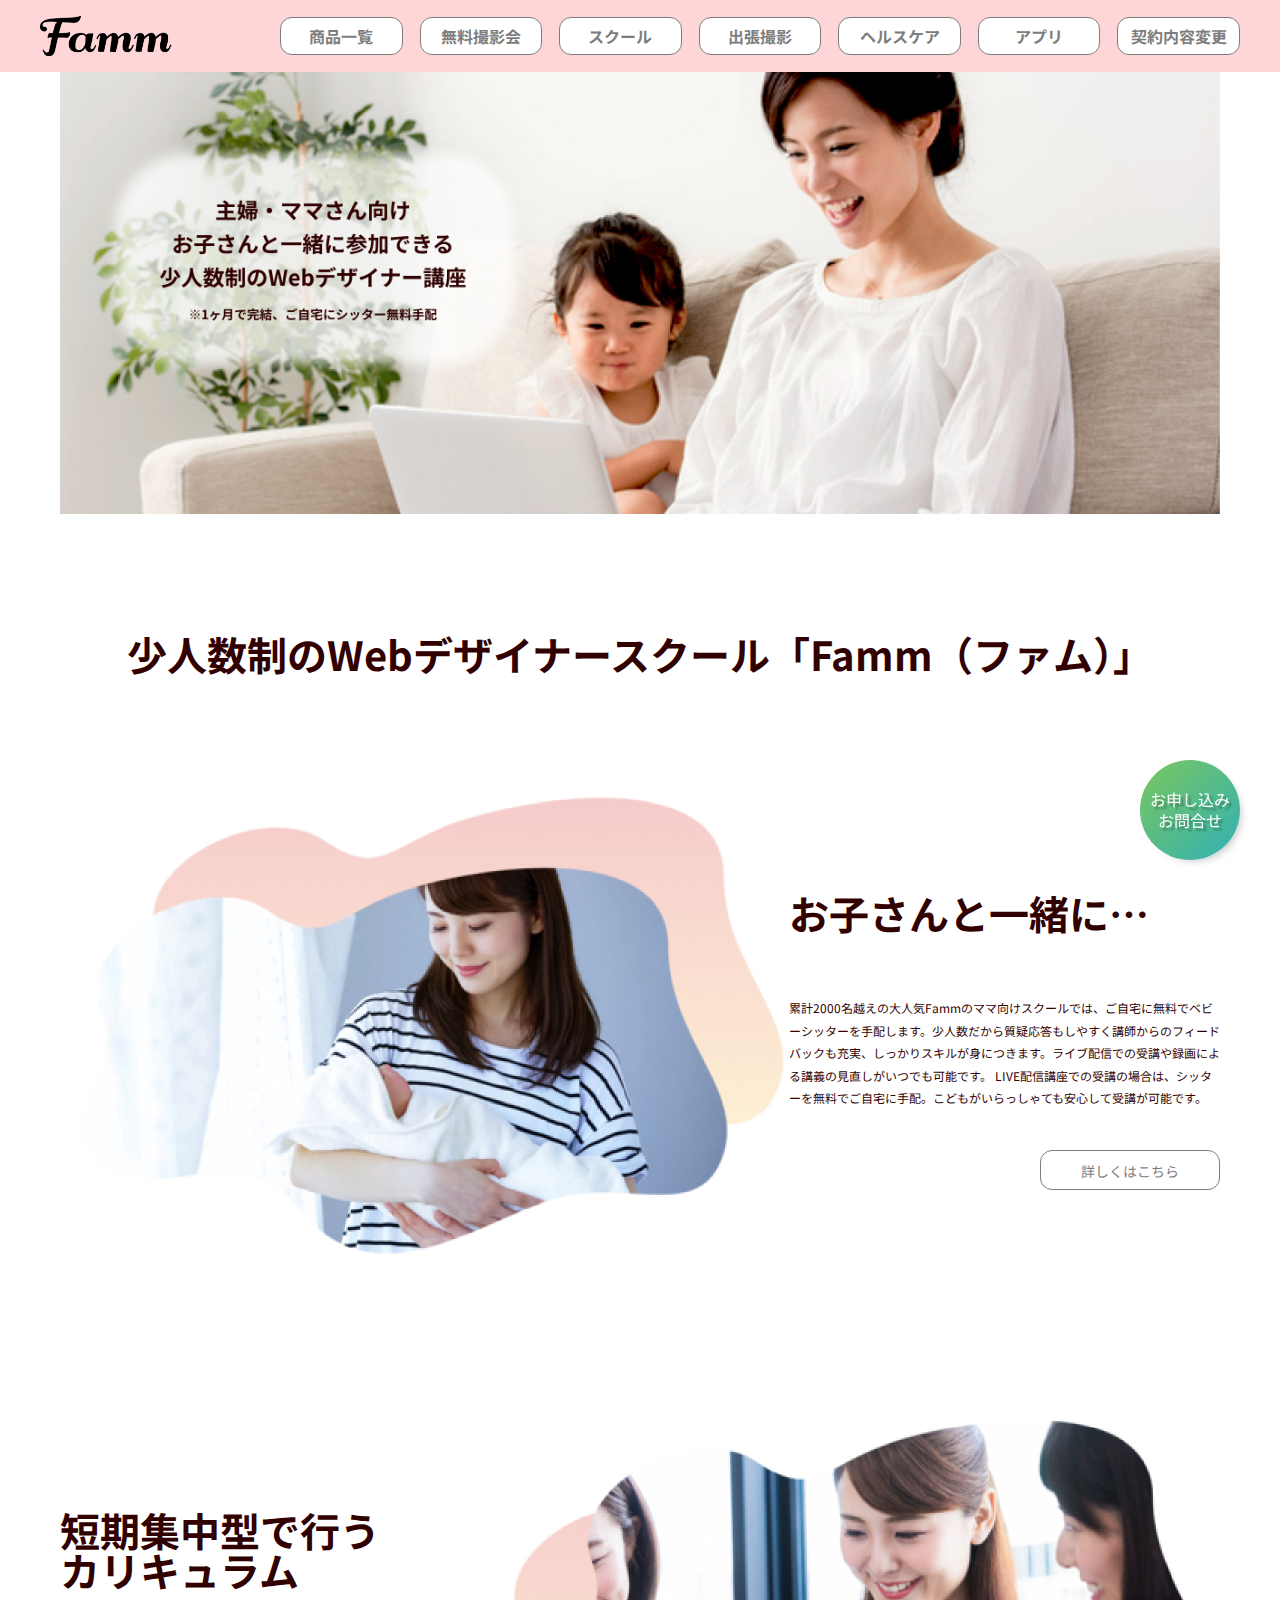
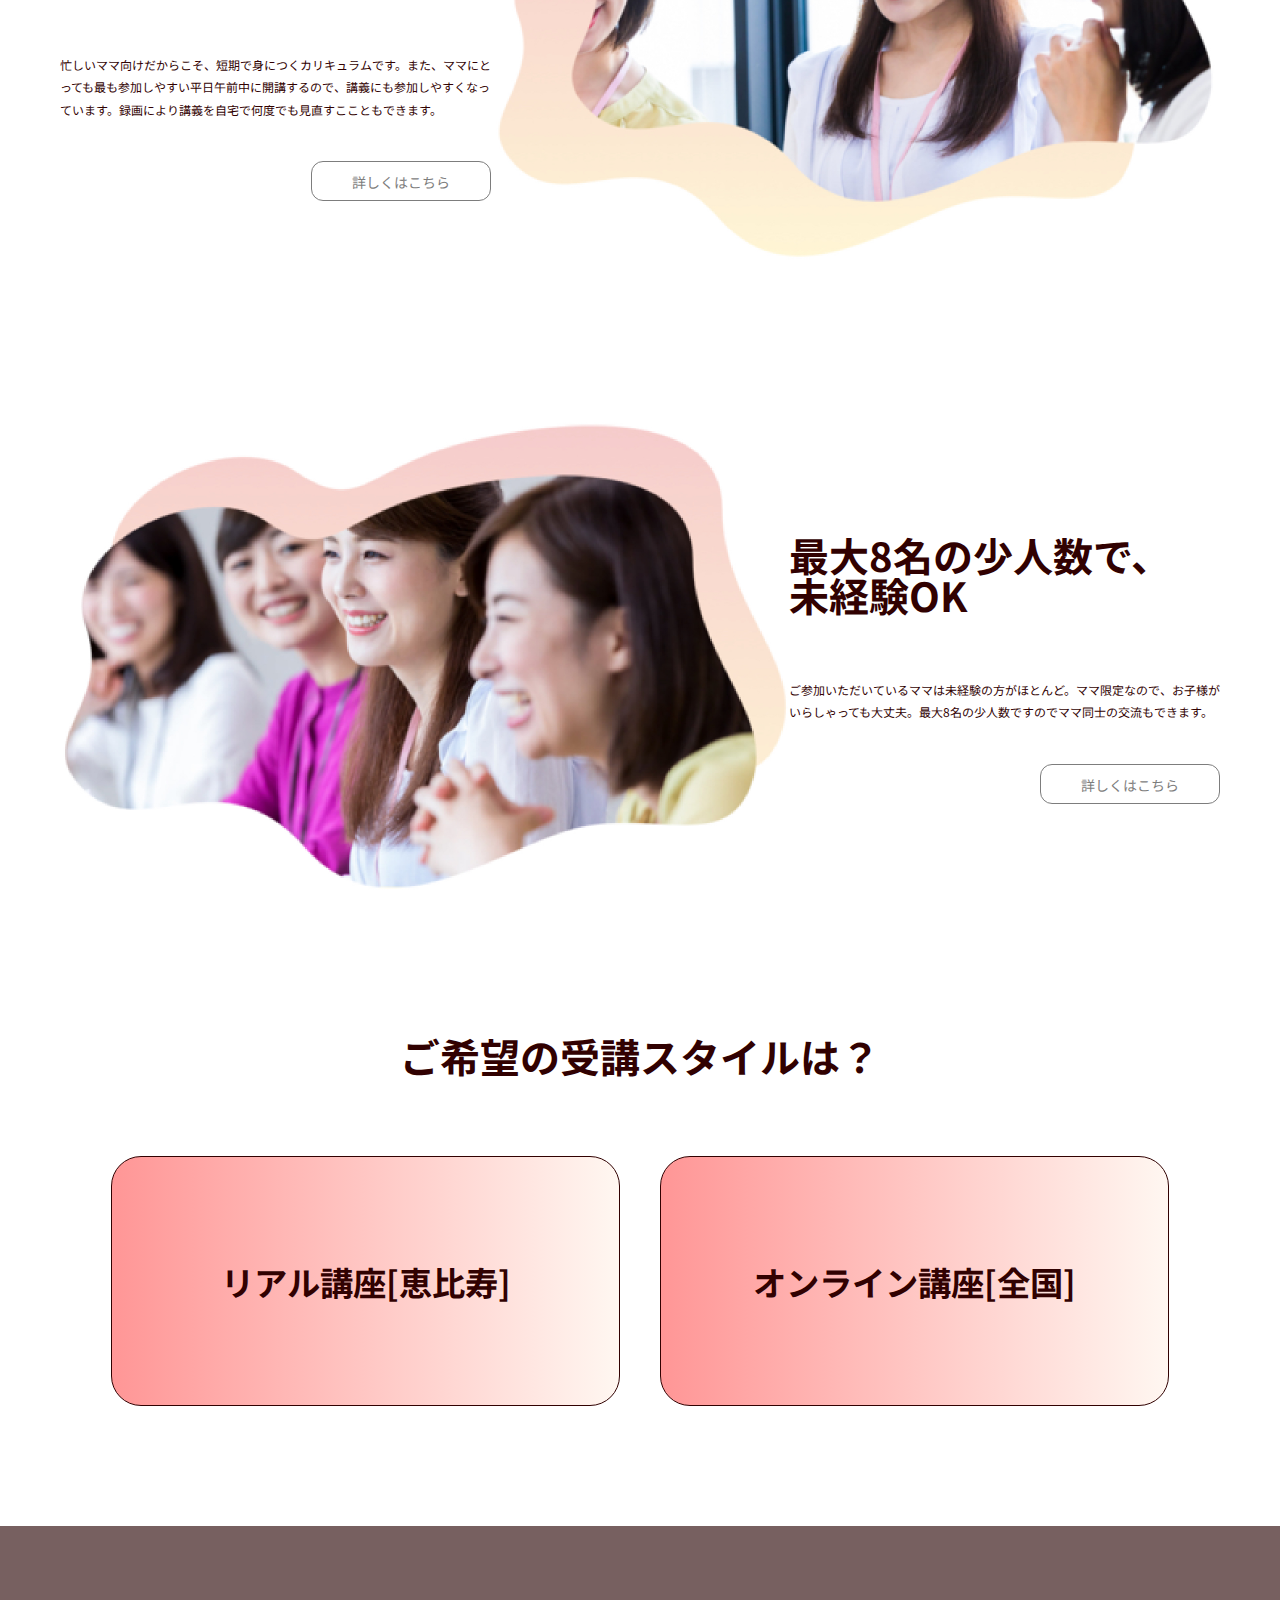
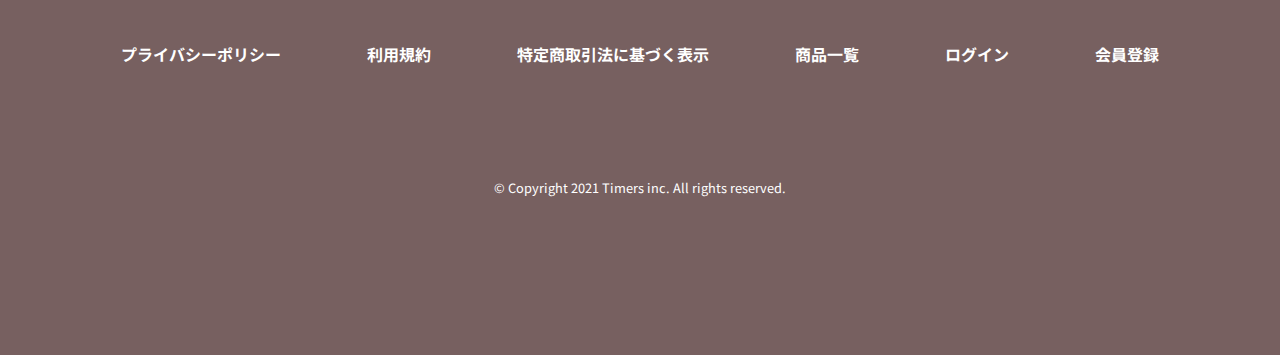
<file: index.html>
<!DOCTYPE html>
<html lang="ja">
<head>
  <meta charset="UTF-8">
  <meta name="viewport" content="width=device-width, initial-scale=1.0">
  <meta http-equiv="X-UA-Compatible" content="ie=edge">
  <title>Famm</title>
  <meta name="description" content="主婦・ママさん向けお子さんと一緒に参加できる少人数制のWebデザイナー講座 ※1ヶ月で完結、ご自宅にシッター無料手配" />
  <link rel="stylesheet" href="assets/reset.css">
  <link rel="stylesheet" href="assets/common.css">
  <link rel="stylesheet" href="assets/style.css">
  <link rel="preconnect" href="https://fonts.googleapis.com">
  <link rel="preconnect" href="https://fonts.gstatic.com" crossorigin>
  <link href="https://fonts.googleapis.com/css2?family=Noto+Sans+JP:wght@400;700&display=swap" rel="stylesheet">
</head>
<body>
  <header>
    <div class="container">
      <h1>
        <a href="index.html">
          <img src="static/logo.png" alt="ファム 主婦・ママさん向けお子さんと一緒に参加できる少人数制のWebデザイナー講座 ※1ヶ月で完結、ご自宅にシッター無料手配">
        </a>
      </h1>
      <nav>
        <ul>
          <li>
            <a href="product.html">
              商品一覧
            </a>
          </li>
          <li>
            <a href="photo-session.html">
              無料撮影会
            </a>
          </li>
          <li>
            <a href="scool.html">
              スクール
            </a>
          </li>
          <li>
            <a href="shooting.html">
              出張撮影
            </a>
          </li>
          <li>
            <a href="healthcare.html">
              ヘルスケア
            </a>
          </li>
          <li>
            <a href="app.html">
              アプリ
            </a>
          </li>
          <li>
            <a href="contract.html">
              契約内容変更
            </a>
          </li>
        </ul>
      </nav>
    </div>
  </header>
  <section class="kv">
    <img src="static/keyvisual@2x.jpg" alt="">
  </section>
  <article>
    <h2>少人数制のWebデザイナースクール「Famm（ファム）」</h2>
    <section>
      <div class="container">
        <div class="text">
          <h3>お子さんと一緒に…</h3>
          <p>
            累計2000名越えの大人気Fammのママ向けスクールでは、ご自宅に無料でベビーシッターを手配します。少人数だから質疑応答もしやすく講師からのフィードバックも充実、しっかりスキルが身につきます。ライブ配信での受講や録画による講義の見直しがいつでも可能です。
            LIVE配信講座での受講の場合は、シッターを無料でご自宅に手配。こどもがいらっしゃても安心して受講が可能です。
          </p>
          <div class="link">
            <a href="#">詳しくはこちら</a>
          </div>
        </div>
        <div class="img">
          <img src="static/img_contents01@2x.jpg" alt="">
        </div>
      </div>
    </section>
    <section>
      <div class="container">
        <div class="text">
          <h3>短期集中型で行う<br>カリキュラム</h3>
          <p>
            忙しいママ向けだからこそ、短期で身につくカリキュラムです。また、ママにとっても最も参加しやすい平日午前中に開講するので、講義にも参加しやすくなっています。録画により講義を自宅で何度でも見直すここともできます。
          </p>
          <div class="link">
            <a href="#">詳しくはこちら</a>
          </div>
        </div>
        <div class="img">
          <img src="static/img_contents02@2x.jpg" alt="">
        </div>
      </div>
    </section>
    <section>
      <div class="container">
        <div class="text">
          <h3>最大8名の少人数で、<br>未経験OK</h3>
          <p>
            ご参加いただいているママは未経験の方がほとんど。ママ限定なので、お子様がいらしゃっても大丈夫。最大8名の少人数ですのでママ同士の交流もできます。
          </p>
          <div class="link">
            <a href="#">詳しくはこちら</a>
          </div>
        </div>
        <div class="img">
          <img src="static/img_contents03@2x.jpg" alt="">
        </div>
      </div>
    </section>
  </article>
  <section class="request">
    <h4>
      ご希望の受講スタイルは？
    </h4>
    <div class="box">
      <a href="">
        リアル講座[恵比寿]
      </a>
      <a href="">
        オンライン講座[全国]
      </a>
    </div>
    <a class="button">
      お申し込み<br>
      お問合せ
    </a>
  </section>
  <footer>
    <nav>
      <ul>
        <li>
          <a href="">
            プライバシーポリシー
          </a>
        </li>
        <li>
          <a href="">
            利用規約
          </a>
        </li>
        <li>
          <a href="">
            特定商取引法に基づく表示
          </a>
        </li>
        <li>
          <a href="">
            商品一覧
          </a>
        </li>
        <li>
          <a href="">
            ログイン
          </a>
        </li>
        <li>
          <a href="">
            会員登録
          </a>
        </li>
      </ul>
      <small>© Copyright 2021 Timers inc. All rights reserved.</small>
    </nav>
  </footer>
  <script src="https://code.jquery.com/jquery-3.6.0.min.js" integrity="sha256-/xUj+3OJU5yExlq6GSYGSHk7tPXikynS7ogEvDej/m4=" crossorigin="anonymous"></script>
  <script src="script.js"></script>
</body>
</html>
</file>
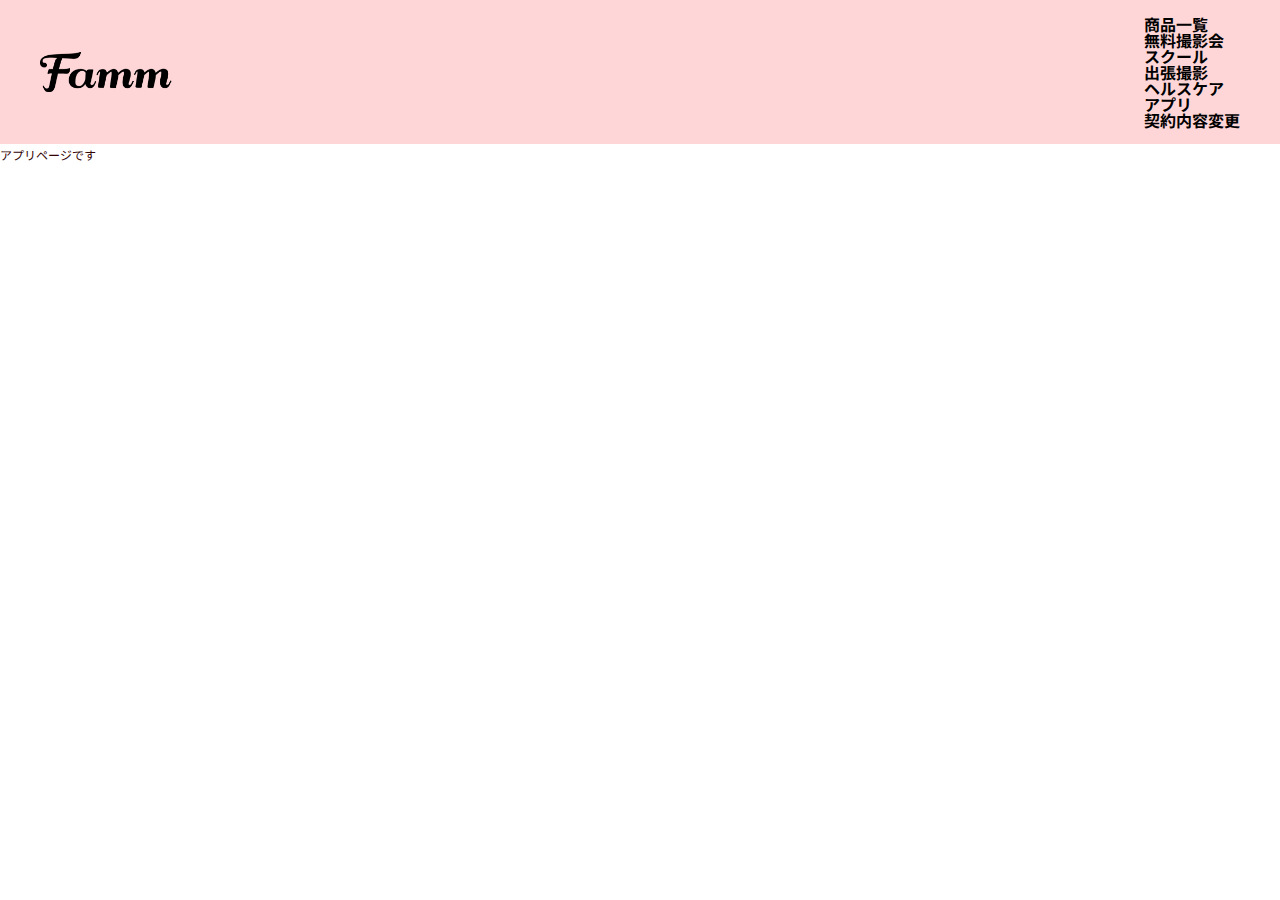
<file: app.html>
<!DOCTYPE html>
<html lang="ja">
<head>
  <meta charset="UTF-8">
  <meta name="viewport" content="width=device-width, initial-scale=1.0">
  <meta http-equiv="X-UA-Compatible" content="ie=edge">
  <title>Document</title>
  <meta name="description" content="ページの内容を表す文章" />
  <link rel="stylesheet" href="assets/reset.css">
  <link rel="stylesheet" href="assets/common.css">
  <link rel="stylesheet" href="assets/style.css">
  <link rel="preconnect" href="https://fonts.googleapis.com">
  <link rel="preconnect" href="https://fonts.gstatic.com" crossorigin>
  <link href="https://fonts.googleapis.com/css2?family=Noto+Sans+JP:wght@400;700&display=swap" rel="stylesheet">
</head>
<body>
  <header>
    <div class="container">
      <h1>
        <a href="index.html">
          <img src="static/logo.png" alt="主婦・ママさん向けお子さんと一緒に参加できる少人数制のWebデザイナー講座 ※1ヶ月で完結、ご自宅にシッター無料手配">
        </a>
      </h1>
      <ul>
        <li>
          <a href="product.html">
            商品一覧
          </a>
        </li>
        <li>
          <a href="photo-session.html">
            無料撮影会
          </a>
        </li>
        <li>
          <a href="scool.html">
            スクール
          </a>
        </li>
        <li>
          <a href="shooting.html">
            出張撮影
          </a>
        </li>
        <li>
          <a href="healthcare.html">
            ヘルスケア
          </a>
        </li>
        <li>
          <a href="app.html">
            アプリ
          </a>
        </li>
        <li>
          <a href="contract.html">
            契約内容変更
          </a>
        </li>
      </ul>
    </div>
  </header>
  <p>アプリページです</p>
  <script src="https://code.jquery.com/jquery-3.6.0.min.js" integrity="sha256-/xUj+3OJU5yExlq6GSYGSHk7tPXikynS7ogEvDej/m4=" crossorigin="anonymous"></script>
  <script src="script.js"></script>
</body>
</html>
</file>
<file: assets/common.css>
:root {
  --color-white: #fff;
  --color-gray: #7d7d7d;
  --color-pink: #ffd6d7;
  --color-red: #ef5e69;
  --color-brown: #310101;
  --color-light-brown: #776060;
}

body {
  font-family: 'Noto Sans JP', sans-serif;
  font-size: 12pt;
  line-height: 1;
}

img {
  width: 100%;
  height: 100%;
}

header,
footer {
  margin: auto;
  max-width: 1400px;
  width: 100%;
}

.container {
  margin: auto;
}

section {
  margin: auto;
  padding: 0 60px;
  width: 100%;
}

article {
  margin: auto;
  max-width: 1400px;
}

ul li a {
  font-weight: 700;
}

a {
  display: inline-block;
  -moz-user-select: none;
  -webkit-user-select: none;
  -ms-user-select: none;
  user-select: none;
}

h2,
h3,
h4 {
  font-size: 30pt;
  font-weight: 700;
  color: var(--color-brown);
}

p {
  font-size: 12px;
  line-height: 1.875;
  font-weight: 400;
  color: var(--color-brown);
}
/*# sourceMappingURL=common.css.map */
</file>
<file: assets/style.css>
header {
  background-color: var(--color-pink);
}

header .container {
  display: -webkit-box;
  display: -ms-flexbox;
  display: flex;
  -webkit-box-pack: justify;
      -ms-flex-pack: justify;
          justify-content: space-between;
  -webkit-box-align: center;
      -ms-flex-align: center;
          align-items: center;
  padding: 16px 40px;
  max-width: 1280px;
  width: 100%;
}

header .container h1 a {
  min-width: 100px;
  width: 100%;
}

header .container nav {
  max-width: 960px;
  width: 100%;
}

header .container nav ul {
  display: -webkit-box;
  display: -ms-flexbox;
  display: flex;
}

header .container nav ul li {
  margin-right: 17px;
  max-width: calc(960px / 7);
  width: 100%;
  border-radius: 12px;
  border: 1px solid var(--color-gray);
  background-color: var(--color-white);
}

header .container nav ul li a {
  padding: 10px 0;
  width: 100%;
  white-space: nowrap;
  text-align: center;
  color: var(--color-gray);
}

header .container nav ul li a:focus {
  border-radius: 12px;
  background-color: var(--color-red);
  color: var(--color-white);
}

header .container nav ul li:last-child {
  margin-right: 0;
}

header .container nav ul li:hover,
header .container nav ul li.current {
  background-color: var(--color-red);
}

header .container nav ul li:hover a,
header .container nav ul li.current a {
  color: var(--color-white);
}

.kv {
  max-width: 1400px;
}

article h2 {
  padding: 120px 0;
  text-align: center;
}

article section:nth-of-type(1) {
  margin-top: 0;
}

article section:nth-of-type(odd) .container {
  -webkit-box-orient: horizontal;
  -webkit-box-direction: reverse;
      -ms-flex-direction: row-reverse;
          flex-direction: row-reverse;
}

article section {
  margin-top: 120px;
}

article section .container {
  display: -webkit-box;
  display: -ms-flexbox;
  display: flex;
  -webkit-box-pack: justify;
      -ms-flex-pack: justify;
          justify-content: space-between;
  -webkit-box-align: center;
      -ms-flex-align: center;
          align-items: center;
}

article section .container .text {
  max-width: 509px;
  width: 100%;
  width: 40%;
}

article section .container .text p {
  margin-top: 64px;
}

article section .container .text .link {
  text-align: right;
}

article section .container .text .link a {
  margin-top: 40px;
  width: 180px;
  height: 40px;
  font-size: 14px;
  line-height: 40px;
  text-align: center;
  border-radius: 12px;
  border: 1px solid var(--color-gray);
  color: var(--color-gray);
}

article section .container .text .link a:hover {
  background-color: var(--color-gray);
  color: var(--color-white);
}

article section .container .text .link a:focus {
  background-color: var(--color-gray);
  color: var(--color-white);
}

article section .container .img {
  max-width: 729px;
  width: 100%;
  height: 100%;
}

.request .box,
footer ul {
  max-width: 1058px;
  width: 100%;
}

.request {
  margin-top: 120px;
  text-align: center;
}

.request .box {
  display: -webkit-box;
  display: -ms-flexbox;
  display: flex;
  -webkit-box-pack: justify;
      -ms-flex-pack: justify;
          justify-content: space-between;
  margin: 80px auto 120px;
}

.request .box a {
  width: calc((100% - 40px) / 2);
  height: 250px;
  font-size: 25pt;
  font-weight: 700;
  line-height: 250px;
  color: var(--color-brown);
  border-radius: 30px;
  border: 1px solid var(--color-brown);
  background: -webkit-gradient(linear, left top, right top, from(#ff9696), to(#fff7f1));
  background: linear-gradient(to right, #ff9696, #fff7f1);
}

.request .box a:focus {
  color: var(--color-white);
  background: red;
}

.request .box a:hover {
  color: var(--color-white);
  background: red;
}

.request .button {
  display: -webkit-box;
  display: -ms-flexbox;
  display: flex;
  -webkit-box-align: center;
      -ms-flex-align: center;
          align-items: center;
  -webkit-box-pack: center;
      -ms-flex-pack: center;
          justify-content: center;
  position: fixed;
  right: 40px;
  bottom: 40px;
  width: 100px;
  height: 100px;
  border-radius: 50%;
  color: var(--color-white);
  background: -webkit-gradient(linear, left top, right bottom, from(#7bc65f), to(#31b1b4));
  background: linear-gradient(to right bottom, #7bc65f, #31b1b4);
  line-height: 1.3;
  text-shadow: 3px 3px 2px rgba(0, 0, 0, 0.3);
  -webkit-box-shadow: 5px 5px 9px -5px rgba(171, 171, 171, 0.8);
          box-shadow: 5px 5px 9px -5px rgba(171, 171, 171, 0.8);
}

.request .button:hover {
  width: 140px;
  height: 140px;
}

.request .button:focus {
  width: 140px;
  height: 140px;
  background: lightgreen;
  color: black;
}

footer {
  padding: 110px 0 40px;
  color: var(--color-white);
  background-color: var(--color-light-brown);
}

footer nav ul {
  display: -webkit-box;
  display: -ms-flexbox;
  display: flex;
  -webkit-box-align: center;
      -ms-flex-align: center;
          align-items: center;
  -webkit-box-pack: justify;
      -ms-flex-pack: justify;
          justify-content: space-between;
  margin: auto;
  text-align: center;
}

footer nav ul li {
  white-space: nowrap;
}

footer nav ul li a {
  padding: 10px;
  -webkit-transition: 0.3s;
  transition: 0.3s;
}

footer nav ul li a:hover {
  color: black;
  background-color: yellow;
}

footer nav ul li a:focus {
  color: black;
  background-color: yellow;
  font-size: 16pt;
}

footer nav small {
  display: block;
  margin: 110px auto 120px;
  text-align: center;
}
/*# sourceMappingURL=style.css.map */
</file>
